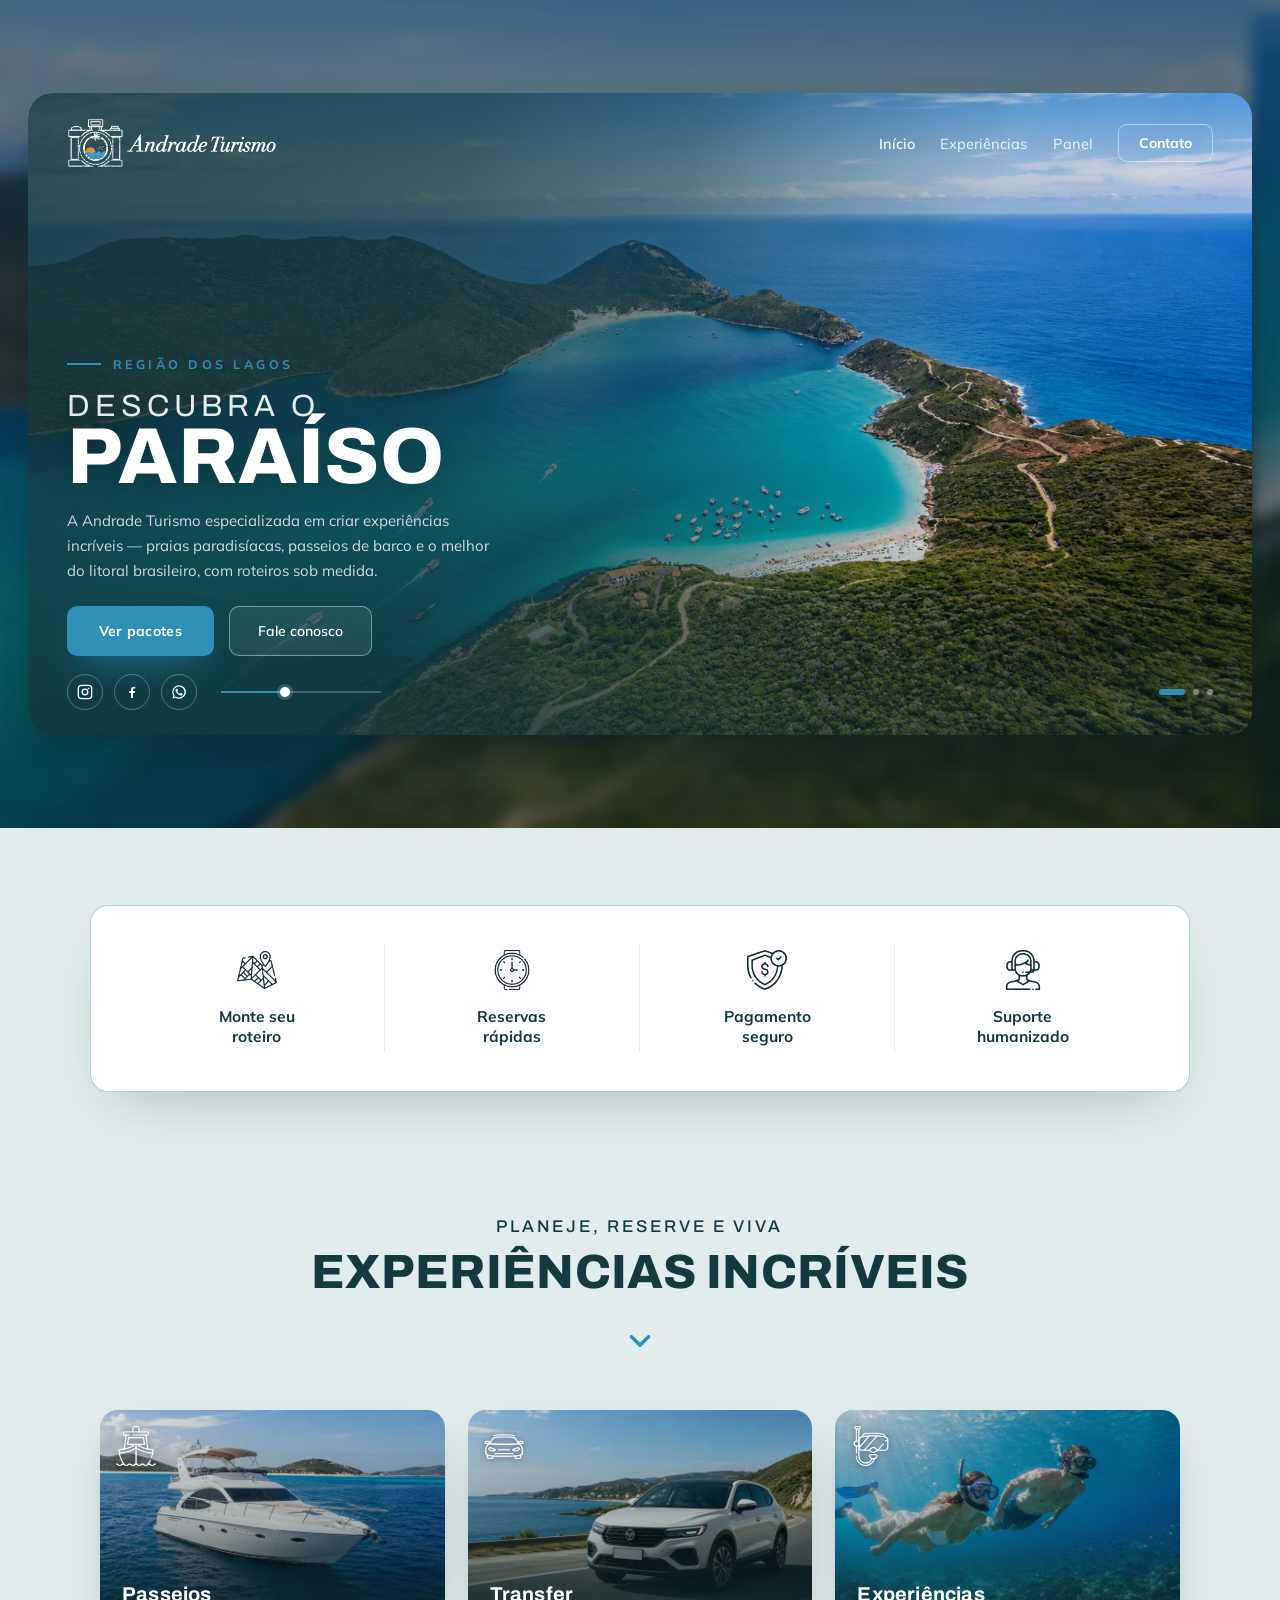
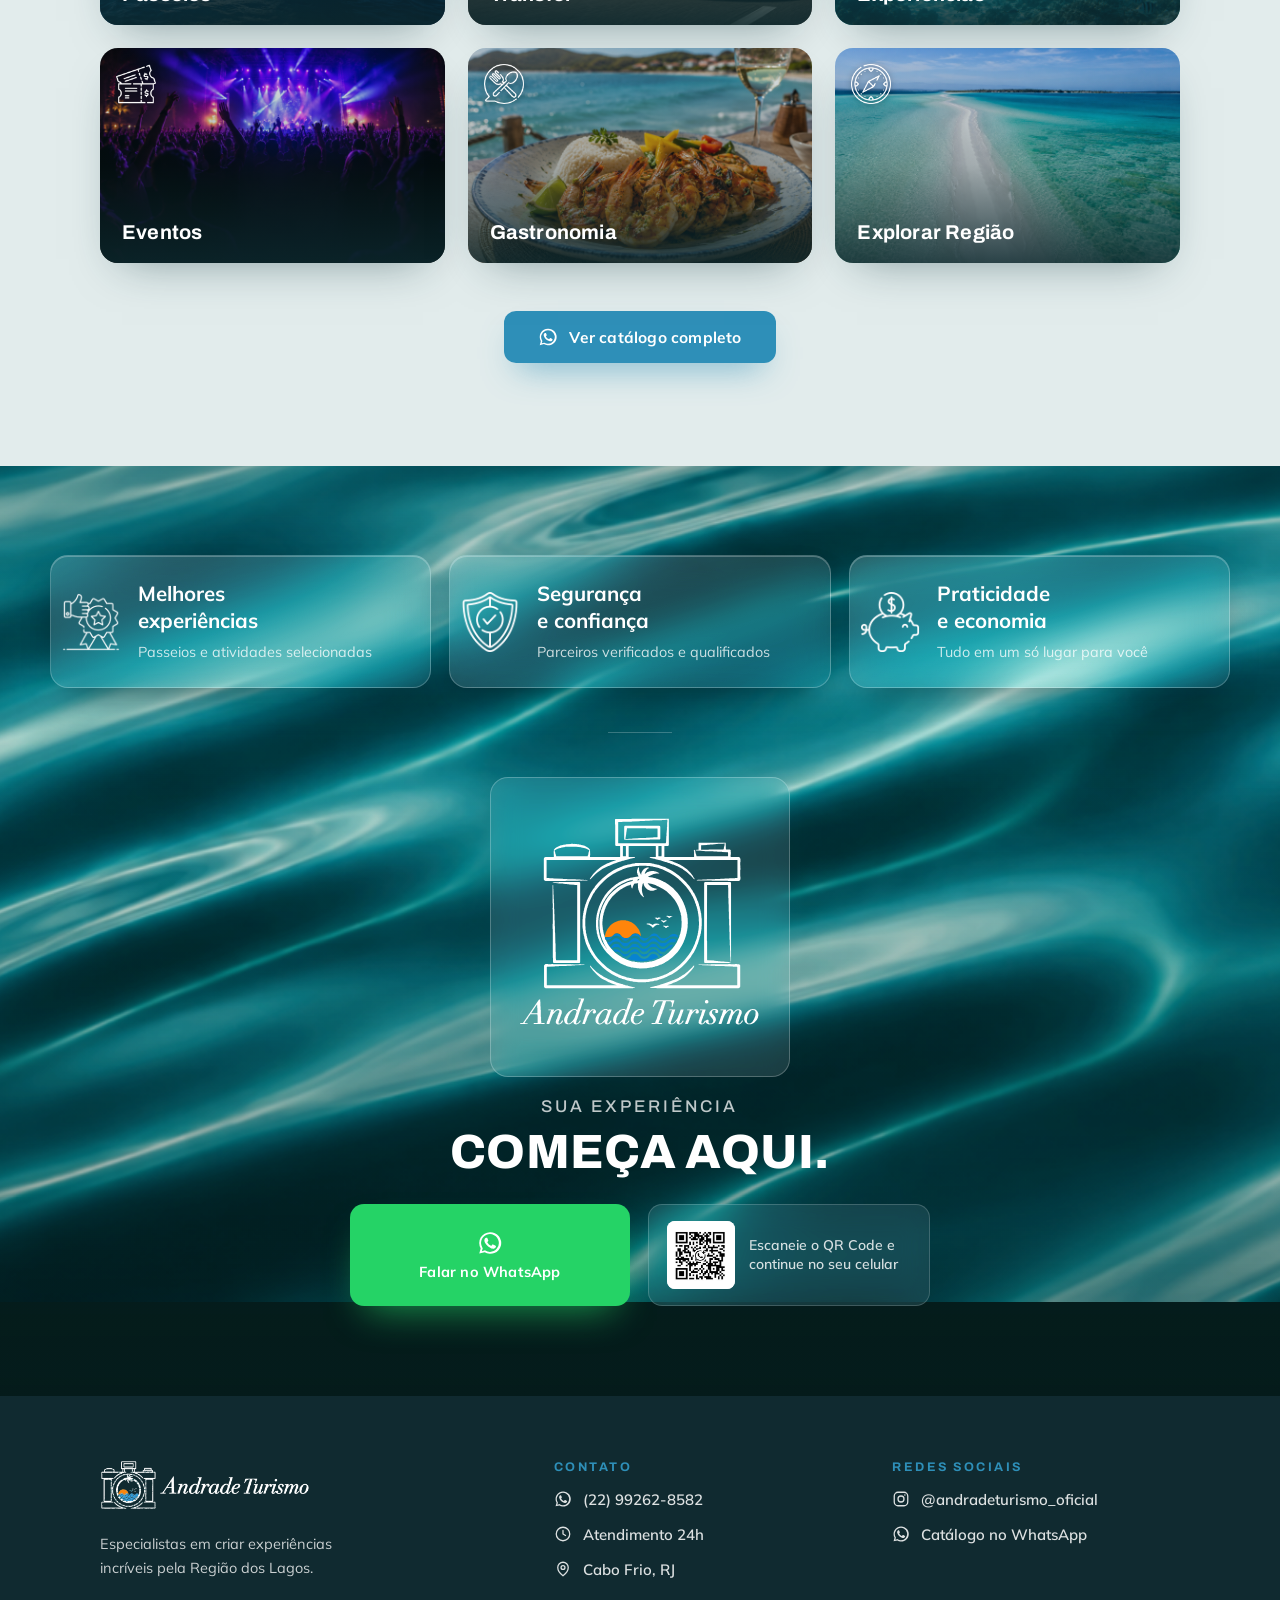
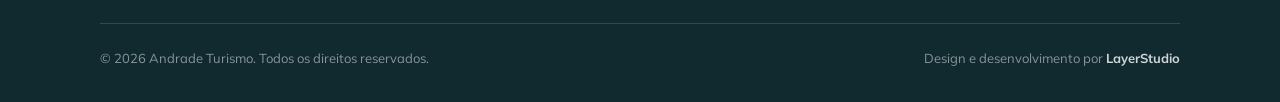
<file: index.html>
<!DOCTYPE html>
<html lang="pt-BR">
<head>
  <meta charset="utf-8">
  <meta name="viewport" content="width=device-width, initial-scale=1">
  <title>Andrade Turismo — Região dos Lagos</title>
  <meta name="description" content="Andrade Turismo — passeios, transfer e experiências incríveis pela Região dos Lagos. Cabo Frio, RJ.">

  <link rel="icon" type="image/svg+xml" href="./assets/img/brand/favicon.svg">

  <link rel="preconnect" href="https://fonts.googleapis.com">
  <link rel="preconnect" href="https://fonts.gstatic.com" crossorigin>
  <link href="https://fonts.googleapis.com/css2?family=Archivo:wght@400;500;600;700;800&family=Mulish:wght@400;500;600;700&family=EB+Garamond:ital,wght@0,500;0,600;1,500;1,600&display=swap" rel="stylesheet">
  <link rel="stylesheet" href="./assets/css/styles.css">
  <link rel="stylesheet" href="./assets/css/responsive.css">
</head>
<body>

<!-- ============================ HERO ============================ -->
  <section id="top" class="hero">
    <!-- Fondo desenfocado a pantalla completa -->
    <div class="hero__backdrop" aria-hidden="true">
      <div class="hero__backdrop-track">
        <div class="hero__backdrop-slide" style="background-image:url('./assets/img/s1.png')"></div>
        <div class="hero__backdrop-slide" style="background-image:url('./assets/img/s2.png')"></div>
        <div class="hero__backdrop-slide" style="background-image:url('./assets/img/s3.png')"></div>
        <div class="hero__backdrop-slide" style="background-image:url('./assets/img/s1.png')"></div>
      </div>
    </div>
    <div class="hero__backdrop-tint" aria-hidden="true"></div>

    <!-- Tarjeta principal -->
    <div class="hero__card">
      <!-- Slider nítido dentro de la tarjeta -->
      <div class="hero__card-media" aria-hidden="true">
        <div class="hero__card-track">
          <div class="hero__card-slide" style="background-image:url('./assets/img/s1.png')"></div>
          <div class="hero__card-slide" style="background-image:url('./assets/img/s2.png')"></div>
          <div class="hero__card-slide" style="background-image:url('./assets/img/s3.png')"></div>
          <div class="hero__card-slide" style="background-image:url('./assets/img/s1.png')"></div>
        </div>
      </div>

      <div class="hero__overlay" aria-hidden="true"></div>
      <div class="hero__overlay hero__overlay--bottom" aria-hidden="true"></div>

      <div class="hero__content">
        <nav class="hero__nav">
          <a href="#top" class="hero__logo">
            <img src="./assets/img/brand/logo-h-white.png" alt="Andrade Turismo">
          </a>
          <div class="hero__menu">
            <a href="#top" class="nav-link nav-link--active">Início</a>
            <a href="#experiencias" class="nav-link">Experiências</a>
            <a href="panel.html" target="_blank" rel="noopener" class="nav-link">Panel</a>
            <a href="https://wa.me/5522992628582" target="_blank" rel="noopener" class="nav-link nav-link--cta">Contato</a>
          </div>
        </nav>

        <div class="hero__main">
          <div class="hero__copy">
            <div class="eyebrow">
              <span class="eyebrow__line"></span>
              <span class="eyebrow__text">Região dos Lagos</span>
            </div>
            <h1 class="hero__title">
              <span class="hero__title-sub">DESCUBRA O</span>
              <span class="hero__title-main">PARAÍSO</span>
            </h1>
            <p class="hero__desc">A Andrade Turismo especializada em criar experiências incríveis — praias paradisíacas, passeios de barco e o melhor do litoral brasileiro, com roteiros sob medida.</p>
            <div class="hero__actions">
              <a href="#experiencias" class="btn btn--primary">Ver pacotes</a>
              <a href="https://wa.me/5522992628582" target="_blank" rel="noopener" class="btn btn--ghost">Fale conosco</a>
            </div>
          </div>
        </div>

        <div class="hero__footer">
          <div class="hero__footer-left">
            <div class="social">
              <a href="https://instagram.com/andradeturismo_oficial" target="_blank" rel="noopener" class="social__link" aria-label="Instagram">
                <svg width="16" height="16" viewBox="0 0 24 24" fill="none" stroke="currentColor" stroke-width="2" stroke-linecap="round" stroke-linejoin="round"><rect x="2" y="2" width="20" height="20" rx="5"></rect><circle cx="12" cy="12" r="4.2"></circle><circle cx="17.4" cy="6.6" r="1.1" fill="currentColor" stroke="none"></circle></svg>
              </a>
              <a href="#" class="social__link" aria-label="Facebook">
                <svg width="16" height="16" viewBox="0 0 24 24" fill="currentColor"><path d="M13.5 21v-7.5h2.5l.5-3h-3V8.4c0-.9.3-1.5 1.6-1.5H17V4.2c-.3 0-1.3-.1-2.4-.1-2.4 0-4 1.4-4 4.1v2.3H8v3h2.6V21z"></path></svg>
              </a>
              <a href="https://wa.me/5522992628582" target="_blank" rel="noopener" class="social__link" aria-label="WhatsApp">
                <svg width="16" height="16" viewBox="0 0 24 24" fill="currentColor"><path d="M12 2a10 10 0 0 0-8.6 15l-1.3 4.8 5-1.3A10 10 0 1 0 12 2zm0 18.2c-1.5 0-3-.4-4.3-1.2l-.3-.2-2.9.8.8-2.8-.2-.3A8.2 8.2 0 1 1 12 20.2zm4.6-6.1c-.3-.1-1.5-.7-1.7-.8s-.4-.1-.6.1-.6.8-.8 1-.3.2-.6.1a6.7 6.7 0 0 1-3.3-2.9c-.2-.4 0-.5.2-.7l.4-.5c.1-.2.1-.3.2-.5s0-.4 0-.5l-.8-1.9c-.2-.5-.4-.4-.6-.4h-.5a1 1 0 0 0-.7.3 3 3 0 0 0-1 2.3c0 1.3 1 2.6 1.1 2.8s1.9 2.9 4.6 4c1.7.7 2.3.8 3.1.7.5-.1 1.5-.6 1.7-1.2s.2-1.1.2-1.2-.2-.2-.5-.3z"></path></svg>
              </a>
            </div>
            <div class="progress">
              <div class="progress__fill"></div>
              <div class="progress__dot"></div>
            </div>
          </div>
          <div class="dots" id="heroDots" aria-label="Navegação do slider">
            <button class="dot dot--active" type="button" data-slide="0" aria-label="Mostrar imagem 1" aria-current="true"></button>
            <button class="dot" type="button" data-slide="1" aria-label="Mostrar imagem 2"></button>
            <button class="dot" type="button" data-slide="2" aria-label="Mostrar imagem 3"></button>
          </div>
        </div>
      </div>
    </div>
  </section>

  <!-- ============================ FEATURES ============================ -->
  <section class="features">
    <div class="features__card">
      <div class="feature">
        <img class="feature__icon" src="./assets/img/icons/map.png" alt="Monte seu roteiro">
        <span class="feature__label">Monte seu<br>roteiro</span>
      </div>
      <div class="feature">
        <img class="feature__icon" src="./assets/img/icons/fast.png" alt="Reservas rápidas">
        <span class="feature__label">Reservas<br>rápidas</span>
      </div>
      <div class="feature">
        <img class="feature__icon" src="./assets/img/icons/money.png" alt="Pagamento seguro">
        <span class="feature__label">Pagamento<br>seguro</span>
      </div>
      <div class="feature">
        <img class="feature__icon" src="./assets/img/icons/support.png" alt="Suporte humanizado">
        <span class="feature__label">Suporte<br>humanizado</span>
      </div>
    </div>
  </section>

  <!-- ============================ CATEGORIAS ============================ -->
  <!-- Para cambiar la foto de cada card, reemplazá la imagen del style="background-image:url(...)" en .cat-card__media -->
  <section id="experiencias" class="categories">
    <div class="categories__head">
      <h2 class="categories__title experience__title">Planeje, reserve e viva <span class="experience__title-accent">EXPERIÊNCIAS INCRÍVEIS</span></h2>
      <svg class="categories__chevron" width="34" height="34" viewBox="0 0 24 24" fill="none" stroke="currentColor" stroke-width="2.4" stroke-linecap="round" stroke-linejoin="round"><path d="M6 9l6 6 6-6"></path></svg>
    </div>

    <div class="categories__grid">
      <a href="https://wa.me/c/5522992628582" target="_blank" rel="noopener" class="cat-card">
        <div class="cat-card__media" style="background-image:url('./assets/img/packs/passeios.png')"></div>
        <div class="cat-card__overlay"></div>
        <img class="cat-card__badge" src="./assets/img/icons/ship.png" alt="">
        <div class="cat-card__body">
          <span class="cat-card__name">Passeios</span>
        </div>
      </a>

      <a href="https://wa.me/c/5522992628582" target="_blank" rel="noopener" class="cat-card">
        <div class="cat-card__media" style="background-image:url('./assets/img/packs/transfer.png')"></div>
        <div class="cat-card__overlay"></div>
        <img class="cat-card__badge" src="./assets/img/icons/transfer.png" alt="">
        <div class="cat-card__body">
          <span class="cat-card__name">Transfer</span>
        </div>
      </a>

      <a href="https://wa.me/c/5522992628582" target="_blank" rel="noopener" class="cat-card">
        <div class="cat-card__media" style="background-image:url('./assets/img/packs/experiencias.png')"></div>
        <div class="cat-card__overlay"></div>
        <img class="cat-card__badge" src="./assets/img/icons/scuba-diver.png" alt="">
        <div class="cat-card__body">
          <span class="cat-card__name">Experiências</span>
        </div>
      </a>

      <a href="https://wa.me/c/5522992628582" target="_blank" rel="noopener" class="cat-card">
        <div class="cat-card__media" style="background-image:url('./assets/img/packs/eventos.png')"></div>
        <div class="cat-card__overlay"></div>
        <img class="cat-card__badge" src="./assets/img/icons/ticket.png" alt="">
        <div class="cat-card__body">
          <span class="cat-card__name">Eventos</span>
        </div>
      </a>

      <a href="https://wa.me/c/5522992628582" target="_blank" rel="noopener" class="cat-card">
        <div class="cat-card__media" style="background-image:url('./assets/img/packs/gastronomia.png')"></div>
        <div class="cat-card__overlay"></div>
        <img class="cat-card__badge" src="./assets/img/icons/eat.png" alt="">
        <div class="cat-card__body">
          <span class="cat-card__name">Gastronomia</span>
        </div>
      </a>

      <a href="https://wa.me/c/5522992628582" target="_blank" rel="noopener" class="cat-card">
        <div class="cat-card__media" style="background-image:url('./assets/img/packs/explorar.png')"></div>
        <div class="cat-card__overlay"></div>
        <img class="cat-card__badge" src="./assets/img/icons/explore.png" alt="">
        <div class="cat-card__body">
          <span class="cat-card__name">Explorar Região</span>
        </div>
      </a>
    </div>

    <a href="https://wa.me/c/5522992628582" target="_blank" rel="noopener" class="categories__cta">
      <svg width="20" height="20" viewBox="0 0 24 24" fill="currentColor"><path d="M12 2a10 10 0 0 0-8.6 15l-1.3 4.8 5-1.3A10 10 0 1 0 12 2zm0 18.2c-1.5 0-3-.4-4.3-1.2l-.3-.2-2.9.8.8-2.8-.2-.3A8.2 8.2 0 1 1 12 20.2zm4.6-6.1c-.3-.1-1.5-.7-1.7-.8s-.4-.1-.6.1-.6.8-.8 1-.3.2-.6.1a6.7 6.7 0 0 1-3.3-2.9c-.2-.4 0-.5.2-.7l.4-.5c.1-.2.1-.3.2-.5s0-.4 0-.5l-.8-1.9c-.2-.5-.4-.4-.6-.4h-.5a1 1 0 0 0-.7.3 3 3 0 0 0-1 2.3c0 1.3 1 2.6 1.1 2.8s1.9 2.9 4.6 4c1.7.7 2.3.8 3.1.7.5-.1 1.5-.6 1.7-1.2s.2-1.1.2-1.2-.2-.2-.5-.3z"></path></svg>
      Ver catálogo completo
    </a>
  </section>

  <!-- ============================ EXPERIÊNCIA (SELOS + CTA) ============================ -->
  <section class="experience" id="experience">
    <div class="experience__bg" data-parallax="0.3"></div>

    <div class="seals__grid">
      <div class="seal">
        <img class="seal__icon" width="52" height="52" src="./assets/img/icons/experiencia.png" alt="">
        <h3 class="seal__title">Melhores<br>experiências</h3>
        <p class="seal__text">Passeios e atividades selecionadas</p>
      </div>
      <div class="seal">
        <img class="seal__icon" width="52" height="52" src="./assets/img/icons/seguridad.png" alt="">
        <h3 class="seal__title">Segurança<br>e confiança</h3>
        <p class="seal__text">Parceiros verificados e qualificados</p>
      </div>
      <div class="seal">
        <img class="seal__icon" width="52" height="52" src="./assets/img/icons/economice.png" alt="">
        <h3 class="seal__title">Praticidade<br>e economia</h3>
        <p class="seal__text">Tudo em um só lugar para você</p>
      </div>
    </div>

    <div class="experience__divider" aria-hidden="true"></div>

    <div class="experience__intro">
      <div class="experience__mark">
        <img src="./assets/img/brand/logo-transparente.svg" alt="Andrade Turismo">
      </div>

      <h2 class="experience__title">Sua experiência <span class="experience__title-accent">COMEÇA AQUI.</span></h2>

      <div class="cta__actions">
        <a href="https://wa.me/5522992628582" target="_blank" rel="noopener" class="cta__whats">
          <svg width="34" height="34" viewBox="0 0 24 24" fill="currentColor"><path d="M12 2a10 10 0 0 0-8.6 15l-1.3 4.8 5-1.3A10 10 0 1 0 12 2zm0 18.2c-1.5 0-3-.4-4.3-1.2l-.3-.2-2.9.8.8-2.8-.2-.3A8.2 8.2 0 1 1 12 20.2zm4.6-6.1c-.3-.1-1.5-.7-1.7-.8s-.4-.1-.6.1-.6.8-.8 1-.3.2-.6.1a6.7 6.7 0 0 1-3.3-2.9c-.2-.4 0-.5.2-.7l.4-.5c.1-.2.1-.3.2-.5s0-.4 0-.5l-.8-1.9c-.2-.5-.4-.4-.6-.4h-.5a1 1 0 0 0-.7.3 3 3 0 0 0-1 2.3c0 1.3 1 2.6 1.1 2.8s1.9 2.9 4.6 4c1.7.7 2.3.8 3.1.7.5-.1 1.5-.6 1.7-1.2s.2-1.1.2-1.2-.2-.2-.5-.3z"></path></svg>
          <span class="cta__whats-title">Falar no WhatsApp</span>
        </a>

        <div class="cta__qr">
          <img class="cta__qr-img" src="./assets/img/brand/qr-placeholder.png" alt="QR Code">
          <span class="cta__qr-text">Escaneie o QR Code e continue no seu celular</span>
        </div>
      </div>
    </div>
  </section>

  <!-- ============================ FOOTER ============================ -->
  <footer class="footer">
    <div class="footer__inner">
      <div class="footer__grid">
        <div class="footer__brand">
          <img class="footer__logo" src="./assets/img/brand/logo-h-white.png" alt="Andrade Turismo">
          <p class="footer__about">Especialistas em criar experiências incríveis pela Região dos Lagos.</p>
        </div>

        <div class="footer__col">
          <span class="footer__heading">Contato</span>
          <a href="https://wa.me/5522992628582" target="_blank" rel="noopener" class="footer__link">
            <svg width="18" height="18" viewBox="0 0 24 24" fill="currentColor"><path d="M12 2a10 10 0 0 0-8.6 15l-1.3 4.8 5-1.3A10 10 0 1 0 12 2zm0 18.2c-1.5 0-3-.4-4.3-1.2l-.3-.2-2.9.8.8-2.8-.2-.3A8.2 8.2 0 1 1 12 20.2zm4.6-6.1c-.3-.1-1.5-.7-1.7-.8s-.4-.1-.6.1-.6.8-.8 1-.3.2-.6.1a6.7 6.7 0 0 1-3.3-2.9c-.2-.4 0-.5.2-.7l.4-.5c.1-.2.1-.3.2-.5s0-.4 0-.5l-.8-1.9c-.2-.5-.4-.4-.6-.4h-.5a1 1 0 0 0-.7.3 3 3 0 0 0-1 2.3c0 1.3 1 2.6 1.1 2.8s1.9 2.9 4.6 4c1.7.7 2.3.8 3.1.7.5-.1 1.5-.6 1.7-1.2s.2-1.1.2-1.2-.2-.2-.5-.3z"></path></svg>
            (22) 99262-8582
          </a>
          <div class="footer__item">
            <svg width="18" height="18" viewBox="0 0 24 24" fill="none" stroke="currentColor" stroke-width="1.7" stroke-linecap="round" stroke-linejoin="round"><circle cx="12" cy="12" r="9"></circle><path d="M12 7.2V12l3.4 2"></path></svg>
            Atendimento 24h
          </div>
          <div class="footer__item">
            <svg width="18" height="18" viewBox="0 0 24 24" fill="none" stroke="currentColor" stroke-width="1.7" stroke-linecap="round" stroke-linejoin="round"><path d="M12 21s7-5.2 7-11a7 7 0 0 0-14 0c0 5.8 7 11 7 11z"></path><circle cx="12" cy="10" r="2.6"></circle></svg>
            Cabo Frio, RJ
          </div>
        </div>

        <div class="footer__col">
          <span class="footer__heading">Redes sociais</span>
          <a href="https://instagram.com/andradeturismo_oficial" target="_blank" rel="noopener" class="footer__link">
            <svg width="18" height="18" viewBox="0 0 24 24" fill="none" stroke="currentColor" stroke-width="1.7" stroke-linecap="round" stroke-linejoin="round"><rect x="3" y="3" width="18" height="18" rx="5"></rect><circle cx="12" cy="12" r="4"></circle><circle cx="17.2" cy="6.8" r="1" fill="currentColor" stroke="none"></circle></svg>
            @andradeturismo_oficial
          </a>
          <a href="https://wa.me/c/5522992628582" target="_blank" rel="noopener" class="footer__link">
            <svg width="18" height="18" viewBox="0 0 24 24" fill="currentColor"><path d="M12 2a10 10 0 0 0-8.6 15l-1.3 4.8 5-1.3A10 10 0 1 0 12 2zm0 18.2c-1.5 0-3-.4-4.3-1.2l-.3-.2-2.9.8.8-2.8-.2-.3A8.2 8.2 0 1 1 12 20.2zm4.6-6.1c-.3-.1-1.5-.7-1.7-.8s-.4-.1-.6.1-.6.8-.8 1-.3.2-.6.1a6.7 6.7 0 0 1-3.3-2.9c-.2-.4 0-.5.2-.7l.4-.5c.1-.2.1-.3.2-.5s0-.4 0-.5l-.8-1.9c-.2-.5-.4-.4-.6-.4h-.5a1 1 0 0 0-.7.3 3 3 0 0 0-1 2.3c0 1.3 1 2.6 1.1 2.8s1.9 2.9 4.6 4c1.7.7 2.3.8 3.1.7.5-.1 1.5-.6 1.7-1.2s.2-1.1.2-1.2-.2-.2-.5-.3z"></path></svg>
            Catálogo no WhatsApp
          </a>
        </div>
      </div>

      <div class="footer__bottom">
        <span class="footer__copy">
          © 2026 Andrade Turismo. Todos os direitos reservados.
        </span>     

        <span class="footer__credit">
          Design e desenvolvimento por
          <a
            href="https://layerstudio.dev/"
            target="_blank"
            rel="noopener noreferrer"
            aria-label="Conheça o site da LayerStudio"
          >
            <strong>LayerStudio</strong>
          </a>
        </span>
      </div>
    </div>
  </footer>

  <script src="./assets/js/script.js"></script>
</body>
</html>
</file>
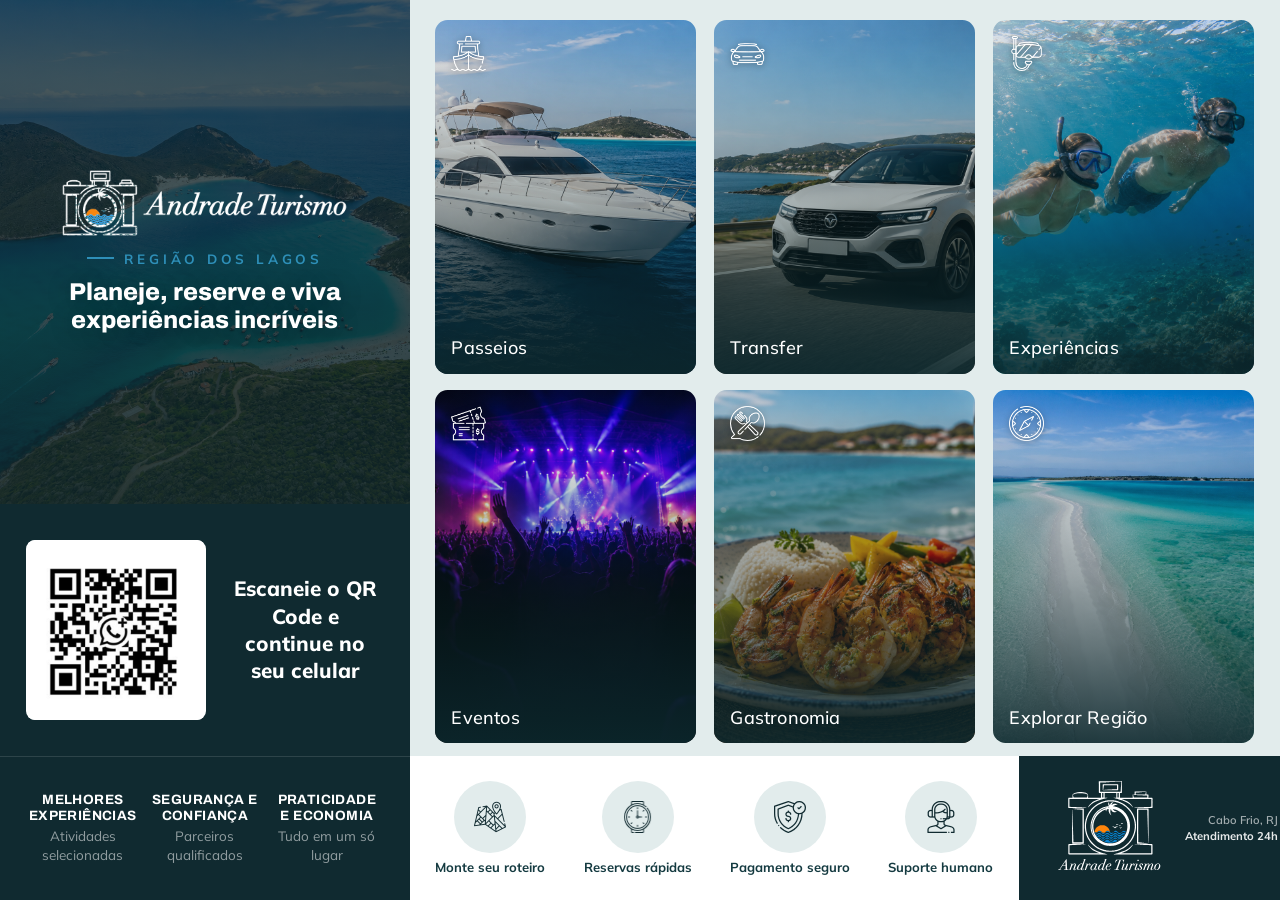
<file: panel.html>
<!DOCTYPE html>
<html lang="pt-BR">
<head>
  <meta charset="utf-8">
  <title>Andrade Turismo — Totem Digital</title>
  
  <link rel="icon" type="image/svg+xml" href="./assets/img/brand/favicon.svg">
  
  <link rel="preconnect" href="https://fonts.googleapis.com">
  <link rel="preconnect" href="https://fonts.gstatic.com" crossorigin>
  <link href="https://fonts.googleapis.com/css2?family=Archivo:wght@500;600;700;800&family=Mulish:wght@400;500;600;700;800&family=EB+Garamond:ital,wght@0,500;0,600;1,500;1,600&display=swap" rel="stylesheet">
  <link rel="stylesheet" href="assets/css/panel.css">
</head>

<body>

<div class="totem">

  <!-- ================= ESCENARIO A — VERTICAL (padrão) ================= -->
  <div class="layout-vertical">

    <header class="t-hero">
      <div class="t-hero__track">
        <div class="t-hero__slide" style="background-image:url('assets/img/s1.png')"></div>
        <div class="t-hero__slide" style="background-image:url('assets/img/s2.png')"></div>
        <div class="t-hero__slide" style="background-image:url('assets/img/s3.png')"></div>
        <div class="t-hero__slide" style="background-image:url('assets/img/s1.png')"></div>
      </div>
      <div class="t-hero__tint" style="background:linear-gradient(180deg, rgba(16,42,48,.55) 0%, rgba(16,42,48,.72) 55%, rgba(16,42,48,.94) 100%);"></div>
      <div class="t-hero__content">
        <img class="t-hero__logo" src="assets/img/brand/logo-h-white.png" alt="Andrade Turismo">
        <div class="t-eyebrow">
          <span class="t-eyebrow__line"></span><span class="t-eyebrow__text">Região dos Lagos</span><span class="t-eyebrow__line"></span>
        </div>
        <h1 class="t-hero__title">Planeje, reserve e viva experiências incríveis</h1>
      </div>
    </header>

    <div class="t-grid-wrap">
      <div class="t-grid">
        <div class="cat-card"><div class="cat-card__media" style="background-image:url('assets/img/packs/passeios.png')"></div><div class="cat-card__overlay"></div><img class="cat-card__badge" src="assets/img/icons/ship.png" alt=""><div class="cat-card__body"><span class="cat-card__name">Passeios</span></div></div>
        <div class="cat-card"><div class="cat-card__media" style="background-image:url('assets/img/packs/transfer.png')"></div><div class="cat-card__overlay"></div><img class="cat-card__badge" src="assets/img/icons/transfer.png" alt=""><div class="cat-card__body"><span class="cat-card__name">Transfer</span></div></div>
        <div class="cat-card"><div class="cat-card__media" style="background-image:url('assets/img/packs/experiencias.png')"></div><div class="cat-card__overlay"></div><img class="cat-card__badge" src="assets/img/icons/scuba-diver.png" alt=""><div class="cat-card__body"><span class="cat-card__name">Experiências</span></div></div>
        <div class="cat-card"><div class="cat-card__media" style="background-image:url('assets/img/packs/eventos.png')"></div><div class="cat-card__overlay"></div><img class="cat-card__badge" src="assets/img/icons/ticket.png" alt=""><div class="cat-card__body"><span class="cat-card__name">Eventos</span></div></div>
        <div class="cat-card"><div class="cat-card__media" style="background-image:url('assets/img/packs/gastronomia.png')"></div><div class="cat-card__overlay"></div><img class="cat-card__badge" src="assets/img/icons/eat.png" alt=""><div class="cat-card__body"><span class="cat-card__name">Gastronomia</span></div></div>
        <div class="cat-card"><div class="cat-card__media" style="background-image:url('assets/img/packs/explorar.png')"></div><div class="cat-card__overlay"></div><img class="cat-card__badge" src="assets/img/icons/explore.png" alt=""><div class="cat-card__body"><span class="cat-card__name">Explorar Região</span></div></div>
      </div>
    </div>

    <section class="t-qr">
      <div class="t-qr__icon"><svg viewBox="0 0 24 24" fill="none" stroke="currentColor" stroke-width="1.6" stroke-linecap="round" stroke-linejoin="round"><rect x="6.5" y="2.5" width="11" height="19" rx="2.4"></rect><path d="M10.5 5h3"></path><path d="M11 18.6h2"></path></svg></div>
      <span class="t-qr__text">Escaneie o QR Code e continue no seu celular</span>
      <img class="t-qr__img" src="assets/img/brand/qr-placeholder.png" alt="QR Code">
    </section>

    <section class="t-features">
      <div class="t-features__grid">
        <div class="t-feature"><div class="t-feature__icon"><img src="assets/img/icons/map.png" alt="Monte seu roteiro"></div><span class="t-feature__label">Monte seu roteiro</span></div>
        <div class="t-feature"><div class="t-feature__icon"><img src="assets/img/icons/fast.png" alt="Reservas rápidas"></div><span class="t-feature__label">Reservas rápidas</span></div>
        <div class="t-feature"><div class="t-feature__icon"><img src="assets/img/icons/money.png" alt="Pagamento seguro"></div><span class="t-feature__label">Pagamento seguro</span></div>
        <div class="t-feature"><div class="t-feature__icon"><img src="assets/img/icons/support.png" alt="Suporte humanizado"></div><span class="t-feature__label">Suporte humanizado</span></div>
      </div>
    </section>

    <section class="t-seals">
      <div class="t-seals__grid">
        <div class="t-seal"><div class="t-seal__head"><span class="t-seal__title">Melhores experiências</span></div><p class="t-seal__text">Passeios e atividades selecionadas</p></div>
        <div class="t-seal"><div class="t-seal__head"><span class="t-seal__title">Segurança e confiança</span></div><p class="t-seal__text">Parceiros verificados e qualificados</p></div>
        <div class="t-seal"><div class="t-seal__head"><span class="t-seal__title">Praticidade e economia</span></div><p class="t-seal__text">Tudo em um só lugar para você</p></div>
      </div>
    </section>

    <footer class="t-footer">
      <img class="t-footer__logo" src="assets/img/brand/logo-h-white.png" alt="Andrade Turismo">
      <div class="t-footer__meta"><span>Cabo Frio, RJ</span><span class="t-footer__dot"></span><span><b>Atendimento 24h</b></span></div>
    </footer>

  </div>

  <!-- ================= ESCENARIO B — HORIZONTAL (16:9) ================= -->
  <div class="layout-horizontal">

    <div class="lh-top">

      <aside class="lh-side">
        <header class="t-hero">
          <div class="t-hero__track">
            <div class="t-hero__slide" style="background-image:url('assets/img/s1.png')"></div>
            <div class="t-hero__slide" style="background-image:url('assets/img/s2.png')"></div>
            <div class="t-hero__slide" style="background-image:url('assets/img/s3.png')"></div>
            <div class="t-hero__slide" style="background-image:url('assets/img/s1.png')"></div>
          </div>
          <div class="t-hero__tint" style="background:linear-gradient(180deg, rgba(16,42,48,.55) 0%, rgba(16,42,48,.78) 100%);"></div>
          <div class="t-hero__content">
            <img class="t-hero__logo" src="assets/img/brand/logo-h-white.png" alt="Andrade Turismo">
            <div class="t-eyebrow"><span class="t-eyebrow__line"></span><span class="t-eyebrow__text">Região dos Lagos</span></div>
            <h1 class="t-hero__title">Planeje, reserve e viva experiências incríveis</h1>
          </div>
        </header>

        <!-- QR — apenas 2 blocos: QR + texto -->
        <section class="t-qr">
          <img class="t-qr__img" src="assets/img/brand/qr-placeholder.png" alt="QR Code">
          <span class="t-qr__text">Escaneie o QR Code e continue no seu celular</span>
        </section>

        <!-- Selos — direto embaixo do QR, mesma largura/margem/cor -->
        <section class="lh-side-seals">
          <div class="t-seal"><div class="t-seal__head"><span class="t-seal__title">Melhores experiências</span></div><span class="t-seal__text">Atividades selecionadas</span></div>
          <div class="t-seal"><div class="t-seal__head"><span class="t-seal__title">Segurança e confiança</span></div><span class="t-seal__text">Parceiros qualificados</span></div>
          <div class="t-seal"><div class="t-seal__head"><span class="t-seal__title">Praticidade e economia</span></div><span class="t-seal__text">Tudo em um só lugar</span></div>
        </section>
      </aside>

      <div class="lh-right">
        <div class="lh-grid-wrap">
          <div class="lh-grid">
            <div class="cat-card"><div class="cat-card__media" style="background-image:url('assets/img/packs/passeios.png')"></div><div class="cat-card__overlay"></div><img class="cat-card__badge" src="assets/img/icons/ship.png" alt=""><div class="cat-card__body"><span class="cat-card__name">Passeios</span></div></div>
            <div class="cat-card"><div class="cat-card__media" style="background-image:url('assets/img/packs/transfer.png')"></div><div class="cat-card__overlay"></div><img class="cat-card__badge" src="assets/img/icons/transfer.png" alt=""><div class="cat-card__body"><span class="cat-card__name">Transfer</span></div></div>
            <div class="cat-card"><div class="cat-card__media" style="background-image:url('assets/img/packs/experiencias.png')"></div><div class="cat-card__overlay"></div><img class="cat-card__badge" src="assets/img/icons/scuba-diver.png" alt=""><div class="cat-card__body"><span class="cat-card__name">Experiências</span></div></div>
            <div class="cat-card"><div class="cat-card__media" style="background-image:url('assets/img/packs/eventos.png')"></div><div class="cat-card__overlay"></div><img class="cat-card__badge" src="assets/img/icons/ticket.png" alt=""><div class="cat-card__body"><span class="cat-card__name">Eventos</span></div></div>
            <div class="cat-card"><div class="cat-card__media" style="background-image:url('assets/img/packs/gastronomia.png')"></div><div class="cat-card__overlay"></div><img class="cat-card__badge" src="assets/img/icons/eat.png" alt=""><div class="cat-card__body"><span class="cat-card__name">Gastronomia</span></div></div>
            <div class="cat-card"><div class="cat-card__media" style="background-image:url('assets/img/packs/explorar.png')"></div><div class="cat-card__overlay"></div><img class="cat-card__badge" src="assets/img/icons/explore.png" alt=""><div class="cat-card__body"><span class="cat-card__name">Explorar Região</span></div></div>
          </div>
        </div>

        <!-- barra: ícones (ícone em cima / texto embaixo) + rodapé, mesma largura da grade -->
        <div class="lh-bottom">
          <section class="lh-features">
            <div class="t-feature"><div class="t-feature__icon"><img src="assets/img/icons/map.png" alt="Monte seu roteiro"></div><span class="t-feature__label">Monte seu roteiro</span></div>
            <div class="t-feature"><div class="t-feature__icon"><img src="assets/img/icons/fast.png" alt="Reservas rápidas"></div><span class="t-feature__label">Reservas rápidas</span></div>
            <div class="t-feature"><div class="t-feature__icon"><img src="assets/img/icons/money.png" alt="Pagamento seguro"></div><span class="t-feature__label">Pagamento seguro</span></div>
            <div class="t-feature"><div class="t-feature__icon"><img src="assets/img/icons/support.png" alt="Suporte humano"></div><span class="t-feature__label">Suporte humano</span></div>
          </section>

          <footer class="lh-foot t-footer">
            <img class="t-footer__logo" src="assets/img/brand/logo-transparente.svg" alt="Andrade Turismo">
            <div class="t-footer__meta"><span>Cabo Frio, RJ</span><span class="t-footer__dot"></span><span><b>Atendimento 24h</b></span></div>
          </footer>
        </div>
      </div>

    </div>

  </div>

</div>
</body>
</html>
</file>
<file: assets/css/styles.css>
/* =========================================================
   Andrade Turismo — sitio · estilos generales
   ---------------------------------------------------------
   Paleta de marca
     --accent   celeste oceánico   #2E8FB8
     --bg       fondo océano       #E2ECEC
     --navy     azul profundo      #143A40
     --navy-2   azul profundo +    #102A30
     --whats    verde WhatsApp     #25D366
   Tipografías: Archivo (títulos) · Mulish (texto) · EB Garamond (firma)
   ========================================================= */

:root {
  --accent: #2E8FB8;
  --bg: #E2ECEC;
  --navy: #143A40;
  --navy-2: #102A30;
  --whats: #25D366;
  --overlay: 0.85;            /* opacidad del degradado del hero */
}

* { box-sizing: border-box; }
html { scroll-behavior: smooth; }
html, body { margin: 0; }
::selection { background: var(--accent); color: #fff; }

body {
  background: var(--bg);
  color: var(--navy);
  font-family: 'Mulish', system-ui, sans-serif;
}

img { max-width: 100%; }

/* =========================================================
   HERO
   ========================================================= */
.hero {
  position: relative;
  overflow: hidden;
  min-height: 92vh;
  display: flex;
  align-items: center;
  justify-content: center;
  padding: clamp(14px, 2.2vw, 36px);
}

/* fondo desenfocado a pantalla completa */
.hero__backdrop { position: absolute; inset: -24px; z-index: 0; overflow: hidden; }
.hero__backdrop-track {
  position: absolute;
  inset: 0;
  display: flex;
  width: 400%;
  transform: translate3d(0, 0, 0);
  transition: transform .9s cubic-bezier(.6, 0, .2, 1);
  will-change: transform;
}
.hero__backdrop-slide {
  flex: 0 0 25%;
  background: center / cover no-repeat;
  filter: blur(7px) brightness(.72) saturate(1.05);
  transform: scale(1.08);
}
.hero__backdrop-tint { position: absolute; inset: 0; z-index: 0; background: rgba(16, 46, 51, .38); }

/* tarjeta principal */
.hero__card {
  position: relative;
  z-index: 1;
  width: 100%;
  max-width: 1260px;
  aspect-ratio: 16 / 8.4;
  min-height: 480px;
  max-height: 88vh;
  border-radius: 24px;
  overflow: hidden;
  box-shadow: 0 44px 100px -34px rgba(10, 30, 34, .62),
              0 10px 34px -12px rgba(10, 30, 34, .4);
}
.hero__card-media { position: absolute; inset: 0; z-index: 0; overflow: hidden; }
.hero__card-track {
  position: absolute;
  inset: 0;
  display: flex;
  width: 400%;
  transform: translate3d(0, 0, 0);
  transition: transform .9s cubic-bezier(.6, 0, .2, 1);
  will-change: transform;
}
.hero__card-slide { flex: 0 0 25%; background: center / cover no-repeat; }

.hero__overlay {
  position: absolute;
  inset: 0;
  z-index: 1;
  pointer-events: none;
  background: linear-gradient(102deg,
    rgba(18, 52, 57, var(--overlay)) 0%,
    rgba(18, 52, 57, calc(var(--overlay) * .9)) 33%,
    rgba(18, 52, 57, .6) 50%,
    rgba(18, 52, 57, .16) 73%,
    rgba(18, 52, 57, 0) 100%);
}
.hero__overlay--bottom {
  background: linear-gradient(to top, rgba(18, 52, 57, .5) 0%, rgba(18, 52, 57, 0) 32%);
}

.hero__content {
  position: relative;
  z-index: 2;
  height: 100%;
  display: flex;
  flex-direction: column;
  padding: clamp(18px, 2vw, 26px) clamp(24px, 3vw, 44px) clamp(18px, 2vw, 26px);
}

/* nav */
.hero__nav { display: flex; align-items: center; justify-content: space-between; gap: 24px; }
.hero__logo { display: flex; align-items: center; }
.hero__logo img { height: 50px; width: auto; display: block; }
.hero__menu { display: flex; align-items: center; gap: clamp(18px, 2vw, 34px); }

.nav-link {
  color: rgba(255, 255, 255, .82);
  text-decoration: none;
  font-size: 14.5px;
  font-weight: 500;
  transition: color .25s ease;
}
.nav-link:hover { color: #fff; }
.nav-link--active { color: #fff; font-weight: 600; opacity: .95; }
.nav-link--cta {
  display: inline-flex;
  align-items: center;
  color: #fff;
  font-size: 14px;
  font-weight: 700;
  padding: 9px 20px;
  border: 1.5px solid rgba(255, 255, 255, .45);
  border-radius: 9px;
  transition: background .25s ease, border-color .25s ease;
}
.nav-link--cta:hover { background: rgba(255, 255, 255, .12); border-color: rgba(255, 255, 255, .7); }

/* bloque central */
.hero__main { flex: 1; display: flex; align-items: flex-end; }
.hero__copy { max-width: 500px; }

.eyebrow { display: flex; align-items: center; gap: 12px; margin-bottom: 20px; }
.eyebrow__line { width: 34px; height: 2px; background: var(--accent); display: block; }
.eyebrow__text {
  color: var(--accent);
  font-weight: 700;
  font-size: 12.5px;
  letter-spacing: 3.5px;
  text-transform: uppercase;
}

.hero__title {
  margin: 0;
  color: #fff;
  font-family: 'Archivo', sans-serif;
  line-height: .92;
  text-shadow: 0 2px 30px rgba(0, 0, 0, .25);
}
.hero__title-sub { display: block; font-weight: 400; font-size: clamp(20px, 2.4vw, 32px); letter-spacing: 5px; opacity: .9; }
.hero__title-main { display: block; font-weight: 800; font-size: clamp(44px, 6.2vw, 88px); letter-spacing: .5px; }

.hero__desc {
  margin: 16px 0 0;
  color: rgba(255, 255, 255, .8);
  font-size: 15px;
  line-height: 1.65;
  max-width: 440px;
}

.hero__actions { display: flex; flex-wrap: wrap; gap: 15px; margin-top: 22px; }

.btn {
  display: inline-flex;
  align-items: center;
  text-decoration: none;
  cursor: pointer;
  font-family: 'Mulish', sans-serif;
  border-radius: 10px;
  transition: filter .25s ease, transform .25s ease, background .25s ease, border-color .25s ease;
}
.btn--primary {
  border: none;
  background: var(--accent);
  color: #fff;
  font-weight: 700;
  font-size: 14px;
  letter-spacing: .3px;
  padding: 15px 32px;
  box-shadow: 0 16px 34px -14px rgba(46, 143, 184, .75);
}
.btn--primary:hover { filter: brightness(1.06); transform: translateY(-1px); }
.btn--ghost {
  background: rgba(255, 255, 255, .08);
  color: #fff;
  border: 1.5px solid rgba(255, 255, 255, .42);
  font-weight: 600;
  font-size: 14px;
  padding: 15px 28px;
}
.btn--ghost:hover { background: rgba(255, 255, 255, .16); border-color: rgba(255, 255, 255, .7); }

/* pie del hero */
.hero__footer { margin-top: 18px; display: flex; align-items: center; justify-content: space-between; gap: 24px; }
.hero__footer-left { display: flex; align-items: center; gap: 24px; }
.social { display: flex; gap: 11px; }
.social__link {
  width: 36px;
  height: 36px;
  border-radius: 50%;
  border: 1px solid rgba(255, 255, 255, .28);
  display: flex;
  align-items: center;
  justify-content: center;
  color: #fff;
  text-decoration: none;
  transition: background .25s ease, border-color .25s ease;
}
.social__link:hover { background: rgba(255, 255, 255, .14); border-color: rgba(255, 255, 255, .55); }

.progress { position: relative; width: 160px; height: 2px; background: rgba(255, 255, 255, .22); }
.progress__fill { position: absolute; left: 0; top: 0; height: 100%; width: 40%; background: var(--accent); }
.progress__dot {
  position: absolute;
  left: 40%;
  top: 50%;
  transform: translate(-50%, -50%);
  width: 10px;
  height: 10px;
  border-radius: 50%;
  background: #fff;
  box-shadow: 0 0 0 3px rgba(255, 255, 255, .18);
}

.dots { display: flex; align-items: center; gap: 8px; }
.dot {
  width: 6px;
  height: 6px;
  padding: 0;
  border: 0;
  border-radius: 3px;
  background: rgba(255, 255, 255, .4);
  display: block;
  cursor: pointer;
  appearance: none;
  touch-action: manipulation;
  transition: width .35s ease, background .35s ease, transform .2s ease;
}
.dot:hover { transform: scale(1.2); background: rgba(255, 255, 255, .72); }
.dot:focus-visible { outline: 2px solid #fff; outline-offset: 4px; }
.dot--active { width: 26px; background: var(--accent); }


/* =========================================================
   FEATURES
   ========================================================= */
.features {
  position: relative;
  z-index: 2;
  display: flex;
  justify-content: center;
  padding: clamp(48px, 6vw, 84px) clamp(16px, 3vw, 48px) clamp(56px, 7vw, 96px);
}
.features__card {
  width: 100%;
  max-width: 1100px;
  background: #fff;
  border: 1.5px solid rgba(46, 143, 184, .4);
  border-radius: 18px;
  box-shadow: 0 24px 60px -28px rgba(20, 58, 64, .35);
  padding: clamp(26px, 3vw, 40px) clamp(20px, 3vw, 44px);
  display: grid;
  grid-template-columns: repeat(4, 1fr);
}
.feature {
  display: flex;
  flex-direction: column;
  align-items: center;
  text-align: center;
  gap: 16px;
  padding: 6px clamp(10px, 2vw, 24px);
  border-right: 1px solid rgba(20, 58, 64, .1);
  color: var(--navy);
}
.feature:last-child { border-right: none; }
.feature__icon {
  width: 40px;
  height: 40px;
  object-fit: contain;
  display: block;
  image-rendering: -webkit-optimize-contrast;
}
.feature__label { font-family: 'Mulish', sans-serif; font-weight: 700; font-size: 15.5px; line-height: 1.3; }

/* =========================================================
   CATEGORIAS
   ========================================================= */
.categories {
  position: relative;
  z-index: 2;
  display: flex;
  flex-direction: column;
  align-items: center;
  padding: clamp(12px, 2vw, 24px) clamp(16px, 3vw, 48px) clamp(64px, 8vw, 110px);
  scroll-margin-top: 24px;
}
.categories__head { display: flex; flex-direction: column; align-items: center; gap: 18px; margin-bottom: clamp(32px, 4vw, 52px); }
.categories__title {
  margin: 0;
  text-align: center;
  text-wrap: balance;
}
.categories__title.experience__title,
.categories__title .experience__title-accent {
  color: var(--navy);
}
.categories__chevron { color: var(--accent); }

.categories__grid {
  width: 100%;
  max-width: 1080px;
  display: grid;
  grid-template-columns: repeat(auto-fill, minmax(300px, 1fr));
  align-items: start;
  gap: clamp(16px, 1.8vw, 24px);
}

.cat-card {
  position: relative;
  display: block;
  aspect-ratio: 16 / 10;
  border-radius: 18px;
  overflow: hidden;
  text-decoration: none;
  box-shadow: 0 18px 44px -22px rgba(20, 58, 64, .5);
  transition: transform .35s ease, box-shadow .35s ease;
}
.cat-card:hover { transform: translateY(-5px); box-shadow: 0 26px 56px -22px rgba(20, 58, 64, .6); }
.cat-card__media {
  position: absolute;
  inset: 0;
  background: center / cover no-repeat;
  transition: transform .55s cubic-bezier(.2, .7, .2, 1);
}
.cat-card:hover .cat-card__media { transform: scale(1.07); }
.cat-card__overlay {
  position: absolute;
  inset: 0;
  pointer-events: none;
  background: linear-gradient(to top, rgba(12, 40, 45, .86) 0%, rgba(12, 40, 45, .32) 46%, rgba(12, 40, 45, .12) 100%);
}
.cat-card__badge {
  position: absolute;
  top: 16px;
  left: 16px;
  z-index: 2;
  width: 40px;
  height: 40px;
  object-fit: contain;
  filter: brightness(0) invert(1) drop-shadow(0 1px 3px rgba(0, 0, 0, .45));
  pointer-events: none;
}
.cat-card__body {
  position: absolute;
  inset: 0;
  display: flex;
  flex-direction: column;
  justify-content: flex-end;
  padding: 20px 22px;
  pointer-events: none;
  color: #fff;
}
.cat-card__name { font-family: 'Archivo', sans-serif; font-weight: 700; font-size: 20px; letter-spacing: .2px; }

.categories__cta {
  margin-top: clamp(32px, 4vw, 48px);
  display: inline-flex;
  align-items: center;
  justify-content: center;
  gap: 11px;
  padding: 16px 34px;
  border-radius: 12px;
  border: none;
  background: var(--accent);
  color: #fff;
  font-family: 'Mulish', sans-serif;
  font-weight: 700;
  font-size: 15.5px;
  letter-spacing: .2px;
  text-decoration: none;
  box-shadow: 0 16px 34px -14px rgba(46, 143, 184, .7);
  transition: filter .25s ease, transform .25s ease;
}
.categories__cta:hover { filter: brightness(1.07); transform: translateY(-2px); }

/* =========================================================
   EXPERIÊNCIA (SELOS + CTA fundidos, fondo de olas compartido)
   ========================================================= */
.experience{
  position:relative;
  isolation:isolate;
  overflow:hidden;
  padding:clamp(48px,7vw,96px) 24px;
  background:#06211f;
}
.experience__bg{
  position:absolute;
  left:0; right:0;
  top:-24%; bottom:-24%;
  z-index:0;
  background-image:url('../img/bg-section.png');
  background-size:cover;
  background-position:center;
  will-change:transform;
  pointer-events:none;
}
.experience::after{
  content:"";
  position:absolute;
  inset:0;
  z-index:1;
  background:linear-gradient(180deg, rgba(4,20,22,.25) 0%, rgba(4,20,22,0) 22%, rgba(4,20,22,.4) 100%);
  pointer-events:none;
}

/* -- Bloque A: tarjetas de selos (glass) -- */
.seals__grid{
  position:relative;
  z-index:2;
  max-width:1180px;
  margin:0 auto;
  display:grid;
  grid-template-columns:repeat(3,1fr);
  gap:18px;
}
.seal{
  position:relative;
  display:grid;
  grid-template-columns:auto 1fr;
  column-gap: 17px;
  row-gap: 7px;
  align-items: center;
  padding: 24px 5px 24px 10px;
  border-radius:18px;
  background:linear-gradient(160deg, rgba(255,255,255,.16) 0%, rgba(255,255,255,.05) 100%);
  border:1px solid rgba(255,255,255,.22);
  backdrop-filter:blur(18px) saturate(140%);
  -webkit-backdrop-filter:blur(18px) saturate(140%);
  box-shadow:0 18px 40px -16px rgba(0,0,0,.45), inset 0 1px 0 rgba(255,255,255,.25);
  transition:transform .45s cubic-bezier(.22,1,.36,1), box-shadow .45s ease, background .45s ease;
}
.seal:hover{
  transform:translateY(-6px);
  background:linear-gradient(160deg, rgba(255,255,255,.22) 0%, rgba(255,255,255,.07) 100%);
  box-shadow:0 26px 54px -18px rgba(0,0,0,.55), inset 0 1px 0 rgba(255,255,255,.3);
}
.seal svg{
  grid-column:1;
  grid-row:span 2;
  color:#fff;
}
.seal__icon{
  grid-column:1;
  grid-row:span 2;
  width:60px;
  height:60px;
  object-fit:contain;
  margin:0;
}
.seal__title{
  grid-column:2;
  margin:0;
  font-size:1.28rem;
  line-height:1.3;
  font-weight:700;
  color:#fff;
  text-align:left;
}
.seal__text{
  grid-column:2;
  margin:0;
  font-size:.9rem;
  line-height:1.55;
  color:rgba(255,255,255,.78);
  text-align:left;
}

/* -- Divisor entre bloque A y bloque B -- */
.experience__divider{
  position:relative;
  z-index:2;
  width:64px;
  height:1px;
  margin:clamp(28px,4vw,44px) auto;
  background:rgba(255,255,255,.22);
}

/* -- Bloque B: CTA flotando sobre el fondo, sin tarjeta -- */
.experience__intro{
  position:relative;
  z-index:2;
  max-width:640px;
  margin:0 auto;
  display:flex;
  flex-direction:column;
  align-items:center;
  text-align:center;
  gap:8px;
}
.experience__mark{
  width:300px;
  height:300px;
  display:flex;
  align-items:center;
  justify-content:center;
  border-radius:18px;
  background:rgba(255,255,255,.1);
  border:1px solid rgba(255,255,255,.24);
  backdrop-filter:blur(14px) saturate(140%);
  -webkit-backdrop-filter:blur(14px) saturate(140%);
}
.experience__mark img{ width:90%; height:90%; object-fit:contain; display:block; }
.experience__brand{
  font-family:'Archivo', sans-serif;
  font-weight:700;
  font-size:13px;
  letter-spacing:1.2px;
  text-transform:uppercase;
  color:#fff;
}
.experience__loc{
  margin-top:-8px;
  font-family:'Archivo', sans-serif;
  font-weight:600;
  font-size:11px;
  letter-spacing:1.4px;
  text-transform:uppercase;
  color:var(--accent);
}
.experience__title{
  margin:10px 0 0;
  font-family:'Archivo', sans-serif;
  font-style:normal;
  font-weight:500;
  font-size:clamp(14px,1.6vw,17px);
  letter-spacing:3px;
  text-transform:uppercase;
  line-height:1.4;
  color:rgba(255,255,255,.75);
}
.experience__title-accent{
  display:block;
  /* margin-top:6px; */
  font-weight:800;
  font-size:clamp(32px,4.6vw,48px);
  letter-spacing:.3px;
  text-transform:none;
  color:#fff;
}
.experience__lead{
  margin:0;
  color:rgba(255,255,255,.72);
  font-size:15.5px;
  line-height:1.6;
  max-width:44ch;
}

.cta__actions { position:relative; z-index:2; display: flex; align-items: stretch; gap: clamp(12px, 1.6vw, 18px); width: 100%; max-width: 580px; margin-top: 10px; }
.cta__whats {
  flex: 1;
  min-width: 0;
  display: flex;
  flex-direction: column;
  align-items: center;
  justify-content: center;
  gap: 6px;
  padding: clamp(14px, 1.8vw, 18px) 18px;
  border-radius: 14px;
  border: none;
  background: var(--whats);
  color: #fff;
  text-decoration: none;
  box-shadow: 0 18px 38px -16px rgba(37, 211, 102, .7);
  transition: filter .25s ease, transform .25s ease;
}
.cta__whats:hover { filter: brightness(1.05); transform: translateY(-2px); }
.cta__whats svg { width: 26px; height: 26px; }
.cta__whats-title { font-weight: 700; font-size: 14.5px; letter-spacing: .2px; }
.cta__whats-sub { font-weight: 500; font-size: 12px; opacity: .85; }

.cta__qr {
  flex: 1;
  min-width: 0;
  display: flex;
  align-items: center;
  gap: clamp(10px, 1.4vw, 14px);
  padding: clamp(12px, 1.6vw, 16px) clamp(14px, 1.8vw, 18px);
  border-radius: 14px;
  background: rgba(255, 255, 255, .08);
  border: 1px solid rgba(255, 255, 255, .18);
  backdrop-filter: blur(14px) saturate(140%);
  -webkit-backdrop-filter: blur(14px) saturate(140%);
  text-align: left;
  color: rgba(255, 255, 255, .82);
}
.cta__qr-text { flex: 1; min-width: 0; font-weight: 600; font-size: clamp(12.5px, 1.3vw, 14px); line-height: 1.35; }
.cta__qr-img {
  width: clamp(56px, 6.4vw, 68px);
  height: clamp(56px, 6.4vw, 68px);
  border-radius: 8px;
  display: block;
  background: #fff;
  flex-shrink: 0;
}

/* =========================================================
   FOOTER
   ========================================================= */
.footer {
  position: relative;
  z-index: 2;
  background: var(--navy-2);
  padding: clamp(44px, 5vw, 68px) clamp(20px, 4vw, 56px) clamp(26px, 3vw, 36px);
  display: flex;
  justify-content: center;
}
.footer__inner { width: 100%; max-width: 1080px; }
.footer__grid {
  display: grid;
  grid-template-columns: 1.4fr 1fr 1fr;
  gap: clamp(28px, 4vw, 56px);
  padding-bottom: clamp(32px, 4vw, 44px);
}
.footer__brand { display: flex; flex-direction: column; align-items: flex-start; gap: 14px; }
.footer__logo { height: 50px; width: auto; display: block; margin-bottom: 4px; }
.footer__about { margin: 4px 0 0; color: rgba(255, 255, 255, .78); font-size: 14.5px; line-height: 1.65; max-width: 32ch; }

.footer__col { display: flex; flex-direction: column; gap: 16px; }
.footer__heading {
  color: var(--accent);
  font-family: 'Archivo', sans-serif;
  font-weight: 700;
  font-size: 12.5px;
  letter-spacing: 2.5px;
  text-transform: uppercase;
}
.footer__link,
.footer__item {
  display: flex;
  align-items: center;
  gap: 11px;
  color: rgba(255, 255, 255, .86);
  font-weight: 600;
  font-size: 15px;
  text-decoration: none;
}
.footer__link { transition: color .25s ease; }
.footer__link:hover { color: #fff; }

.footer__bottom {
  display: flex;
  align-items: center;
  justify-content: space-between;
  gap: 12px;
  padding-top: clamp(20px, 2.5vw, 26px);
  border-top: 1px solid rgba(255, 255, 255, .14);
}
.footer__copy,
.footer__credit { color: rgba(255, 255, 255, .5); font-size: 13px; }
.footer__credit strong { color: rgba(255, 255, 255, .8); font-weight: 700; }
.footer__credit a { color: inherit; text-decoration: none;}
.footer__credit a:hover { text-decoration: underline; }

/* =========================================================
   Reducción de movimiento
   ========================================================= */
@media (prefers-reduced-motion: reduce) {
  html { scroll-behavior: auto; }
  .hero__backdrop-track,
  .hero__card-track { transition: none; }
  .cat-card,
  .cat-card__media { transition: none; }
}
</file>
<file: assets/css/responsive.css>
/* =========================================================
   Andrade Turismo — sitio · estilos responsive
   (los tamaños fluidos viven en styles.css vía clamp();
    aquí van los cambios de layout por breakpoint)
   ========================================================= */

/* ---- Desktop chico / tablet horizontal ---- */
@media (max-width: 900px) {
  .hero__card { aspect-ratio: auto; height: 600px; min-height: 600px; }
  .hero__desc { max-width: 100%; }
}

/* ---- Tablet vertical ---- */
@media (max-width: 720px) {
  .footer__grid { grid-template-columns: 1fr; row-gap: 34px; }

  /* CTA final: QR y WhatsApp como 2 columnas cuadradas iguales — el QR
     es el protagonista en mobile, no un botón secundario apilado.
     El texto del QR se oculta visualmente (queda accesible para lectores
     de pantalla); el de WhatsApp se mantiene visible, ícono + label. */
  .cta__actions { display: grid; grid-template-columns: 1fr 1fr; align-items: stretch; }
  .cta__whats,
  .cta__qr { aspect-ratio: 1 / 1; height: auto; padding: 10px; }
  .cta__whats svg { width: 40px; height: 40px; }
  .cta__whats-title { font-size: 13px; }
  .cta__qr-text {
    position: absolute;
    width: 1px; height: 1px;
    margin: -1px; padding: 0;
    overflow: hidden;
    clip: rect(0, 0, 0, 0);
    white-space: nowrap;
    border: 0;
  }
  .cta__qr { flex-direction: column; justify-content: center; align-items: center; gap: 0; }
  .cta__qr-img { width: 76%; height: 76%; margin: 0 auto; }
}

/* ---- Sellos: 1 columna, mismo ancho que la card do logo (.experience__mark) ---- */
@media (max-width: 680px) {
  .seals__grid { grid-template-columns: 1fr; gap: 10px; max-width: 300px; margin: 0 auto; }
  .seal { column-gap: 18px; row-gap: 8px; padding: 14px 16px; }
  .seal__title { font-size: 1.02rem; }
  .seal__text { font-size: .82rem; }
}

/* ---- Experiência (selos + cta fundidos): compacta el bloque en mobile ---- */
@media (max-width: 680px) {
  .experience { padding: clamp(36px, 10vw, 64px) 20px; }
  .experience__divider { margin: 20px auto; }
  .cta__actions { max-width: 420px; margin-top: 8px; }
}

/* ---- Móvil grande ---- */
@media (max-width: 640px) {
  .hero { padding: 12px; }
  .hero__card { height: 92vh; min-height: 92vh; border-radius: 20px; }
  .hero__content { padding: 22px 22px 24px; }
  .hero__menu { gap: 14px; }
  .hero__logo img { height: 42px; }
  .hero__main { align-items: center; }
  .hero__copy { max-width: 100%; }
  .hero__title { line-height: 1.04; }
  .hero__actions { gap: 12px; }
  .btn--primary,
  .btn--ghost { flex: 1 1 auto; justify-content: center; }
}

/* ---- Footer: apila copyright + crédito ---- */
@media (max-width: 560px) {
  .footer__bottom { flex-direction: column; gap: 8px; text-align: center; align-items: center; }
}

/* ---- Footer: todo el contenido centrado (logo, contato, redes, copyright) ---- */
@media (max-width: 500px) {
  .footer__grid { text-align: center; }
  .footer__brand { align-items: center; }
  .footer__about { margin-left: auto; margin-right: auto; }
  .footer__col { align-items: center; }
  .footer__link,
  .footer__item { justify-content: center; }
}

/* ---- Features: cuadrícula 2 x 2 ---- */
@media (max-width: 500px) {
  .features__card { grid-template-columns: repeat(2, 1fr); row-gap: 28px; }
  .feature { border-right: none; padding-left: 8px; padding-right: 8px; }
  .feature:nth-child(odd) { border-right: 1px solid rgba(20, 58, 64, .12); }
}

/* ---- Móvil chico ---- */
@media (max-width: 460px) {
  .progress { display: none; }
  .hero__footer-left { gap: 16px; }
  .hero__menu .nav-link:not(.nav-link--cta) { display: none; } /* deja logo + Contato */
  .hero__title-main { font-size: clamp(46px, 16vw, 72px); }
}
</file>
<file: assets/css/panel.css>
:root{
  --accent:#2E8FB8;
  --bg:#E2ECEC;
  --navy:#143A40;
  --navy-2:#102A30;
  --whats:#25D366;
}
*{box-sizing:border-box; margin:0; padding:0;}
html,body{
  width:100vw; height:100vh;
  font-family:'Mulish',system-ui,sans-serif;
  overflow:hidden;
  background:var(--bg);
}
img{display:block; max-width:100%;}

.totem{ width:100vw; height:100vh; position:relative; background:var(--bg); }

/* ============================================================
   Bloques compartidos (mismo HTML, cada orientación decide
   tamaño/posición vía sus propias reglas — nada en px fijo)
   ============================================================ */

/* --- Categorías: tarjeta con foto + overlay + nombre --- */
.cat-card{ position:relative; border-radius:1.4vh; overflow:hidden; min-height:0; min-width:0; }
.cat-card__media{ position:absolute; inset:0; background:center/cover no-repeat; }
.cat-card__overlay{
  position:absolute; inset:0;
  background:linear-gradient(to top, rgba(12,40,45,.9) 0%, rgba(12,40,45,.36) 48%, rgba(12,40,45,.06) 100%);
}
.cat-card__badge{
  position:absolute; top:16px; left:16px; z-index:2;
  width:35px; height:35px; object-fit:contain;
  filter:brightness(0) invert(1) drop-shadow(0 1px 3px rgba(0,0,0,.45));
  pointer-events:none;
}
.cat-card__body{
  position:absolute; inset:0; display:flex; flex-direction:column; justify-content:flex-end;
  padding:2vh 2vh; color:#fff;
}
.cat-card__name{ font-family:'Mulish',system-ui,sans-serif; font-weight:500; letter-spacing:.2px; }

/* --- Eyebrow (REGIÃO DOS LAGOS) --- */
.t-eyebrow{ display:flex; align-items:center; gap:1.2vh; }
.t-eyebrow__line{ width:3vh; height:2px; background:var(--accent); display:block; }
.t-eyebrow__text{ color:var(--accent); font-weight:700; letter-spacing:.28em; text-transform:uppercase; white-space:nowrap; }

/* --- Feature (ícone + label) --- */
.t-feature{ display:flex; flex-direction:column; align-items:center; text-align:center; color:var(--navy); }
.t-feature__icon{
  border-radius:50%; background:var(--bg); color:var(--accent);
  display:flex; align-items:center; justify-content:center; flex:none;
}
.t-feature__icon img{ width:44%; height:44%; object-fit:contain; }
.t-feature__label{ font-weight:700; line-height:1.25; }

/* --- Selo --- */
.t-seal{ display:flex; flex-direction:column; align-items:center; text-align:center; color:#fff; }
.t-seal__head{ display:flex; align-items:center; gap:.5vh; }
.t-seal__title{ font-family:'Archivo',sans-serif; font-weight:700; letter-spacing:.4px; text-transform:uppercase; line-height:1.2; }
.t-seal__text{ color:rgba(255,255,255,.72); line-height:1.4; }

/* --- Rodapé --- */
.t-footer{ display:flex; align-items:center; justify-content:space-between; background:var(--navy-2); }
.t-footer__logo{ height:100%; width:auto; }
.t-footer__meta{ display:flex; align-items:center; color:rgba(255,255,255,.62); font-weight:600; white-space:nowrap; }
.t-footer__meta b{ color:rgba(255,255,255,.9); font-weight:700; }
.t-footer__dot{ border-radius:50%; background:rgba(255,255,255,.35); flex:none; }

/* --- QR CTA --- */
.t-qr{ display:flex; align-items:center; background:var(--navy-2); color:#fff; }
.t-qr__icon{
  flex:none; border-radius:50%; background:rgba(255,255,255,.08); border:1.5px solid rgba(255,255,255,.24);
  display:flex; align-items:center; justify-content:center; color:#fff;
}
.t-qr__text{ font-weight:700; line-height:1.3; }
.t-qr__img{ flex:none; background:#fff; border-radius:1vh; object-fit:contain; }

/* --- Slideshow de fundo do header (compartilhado) --- */
.t-hero{ position:relative; overflow:hidden; }
.t-hero__track{ position:absolute; inset:0; display:flex; width:400%; animation:totemSlide 24s linear infinite; }
.t-hero__slide{ flex:0 0 25%; background:center/cover no-repeat; filter:brightness(.6) saturate(1.05); }
.t-hero__tint{ position:absolute; inset:0; }
.t-hero__content{ position:relative; z-index:2; height:100%; display:flex; flex-direction:column; align-items:center; justify-content:center; text-align:center; }
.t-hero__logo{ width:auto; }
.t-hero__title{ color:#fff; font-family:'Archivo',sans-serif; font-weight:800; text-shadow:0 2px 24px rgba(0,0,0,.3); }

@keyframes totemSlide{
  0%    { transform:translateX(0); }
  25.2% { transform:translateX(0); animation-timing-function:cubic-bezier(.6,0,.2,1); }
  33.3% { transform:translateX(-25%); }
  58.6% { transform:translateX(-25%); animation-timing-function:cubic-bezier(.6,0,.2,1); }
  66.7% { transform:translateX(-50%); }
  91.9% { transform:translateX(-50%); animation-timing-function:cubic-bezier(.6,0,.2,1); }
  100%  { transform:translateX(-75%); }
}

/* ============================================================
   ESCENARIO A — VERTICAL 9:16 (padrão / orientation:portrait)
   Composição: tudo empilhado, foto de topo, grade 2x3, CTA,
   ícones, selos e rodapé — cada bloco em % de altura da tela.
   ============================================================ */
.layout-vertical{ display:flex; flex-direction:column; width:100%; height:100%; }
.layout-horizontal{ display:none; }

.layout-vertical .t-hero{ height:22%; }
.layout-vertical .t-hero__content{ padding:3.5vh 6vw 3vh; gap:1.8vh; }
.layout-vertical .t-hero__logo{ height:9vh; }
.layout-vertical .t-eyebrow__text{ font-size:1.7vh; }
.layout-vertical .t-hero__title{ font-size:3vh; line-height:1.16; max-width:90%; }

.layout-vertical .t-grid-wrap{ flex:1 1 auto; min-height:0; display:flex; padding:2.6vh 4vw; }
.layout-vertical .t-grid{
  width:100%; height:100%; display:grid;
  grid-template-columns:repeat(3,1fr); grid-template-rows:1fr 1fr; gap:2vh 2vw;
}
.layout-vertical .cat-card__name{ font-size:2.1vh; }

.layout-vertical .t-qr{ height:12%; justify-content:center; gap:2.6vw; padding:0 5vw; }
.layout-vertical .t-qr__icon{ width:5.4vh; height:5.4vh; }
.layout-vertical .t-qr__icon svg{ width:45%; height:45%; }
.layout-vertical .t-qr__text{ font-size:2vh; max-width:38vw; }
.layout-vertical .t-qr__img{ width:11vh; height:11vh; }

.layout-vertical .t-features{
  height:10%; background:#fff; display:flex; align-items:center; justify-content:center;
  padding:0 3vw; border-top:1.5px solid rgba(46,143,184,.28); border-bottom:1.5px solid rgba(46,143,184,.28);
}
.layout-vertical .t-features__grid{ width:100%; max-width:92vw; display:grid; grid-template-columns:repeat(4,1fr); }
.layout-vertical .t-feature{ gap:1vh; border-right:1px solid rgba(20,58,64,.12); }
.layout-vertical .t-feature:last-child{ border-right:none; }
.layout-vertical .t-feature__icon{ width:4.6vh; height:4.6vh; }
.layout-vertical .t-feature__icon svg{ width:44%; height:44%; }
.layout-vertical .t-feature__label{ font-size:1.4vh; }

.layout-vertical .t-seals{ height:10%; background:var(--navy); display:flex; align-items:center; justify-content:center; }
.layout-vertical .t-seals__grid{ width:100%; max-width:92vw; display:grid; grid-template-columns:repeat(3,1fr); }
.layout-vertical .t-seal{ gap:.5vh; padding:0 1.4vw; border-right:1px solid rgba(255,255,255,.16); }
.layout-vertical .t-seal:last-child{ border-right:none; }
.layout-vertical .t-seal__title{ font-size:1.5vh; }
.layout-vertical .t-seal__text{ font-size:1.25vh; }

.layout-vertical .t-footer{ height:5%; padding:0 4vw; }
.layout-vertical .t-footer__logo{ height:55%; }
.layout-vertical .t-footer__meta{ gap:1.2vw; font-size:1.5vh; }
.layout-vertical .t-footer__dot{ width:.5vh; height:.5vh; }

/* ============================================================
   ESCENARIO B — HORIZONTAL 16:9 (orientation:landscape)
   Composição distinta: painel lateral fixo (foto+logo+QR) +
   grade 3x2 ocupando a área principal + barra inferior única
   com ícones, selos e rodapé condensados.
   ============================================================ */
@media (min-width:800px) and (orientation:landscape){
  .layout-vertical{ display:none; }
  .layout-horizontal{ display:flex; flex-direction:column; width:100%; height:100%; }

  .lh-top{ flex:1 1 auto; min-height:0; display:flex; }

  /* painel esquerdo: foto+logo / QR / selos — sempre a mesma largura e margem */
  .lh-side{ width:32%; flex:none; display:flex; flex-direction:column; height:100%; }
  .lh-side .t-hero{ height:56%; }
  .lh-side .t-hero__content{ padding:2.6vh 2.2vw; gap:1.4vh; }
  .lh-side .t-hero__logo{ height:7.6vh; }
  .lh-side .t-eyebrow__text{ font-size:1.5vh; }
  .lh-side .t-hero__title{ font-size:2.7vh; line-height:1.15; }

  /* QR — 2 colunas: imagem maior à esquerda, texto à direita */
  .lh-side .t-qr{
    height:28%; flex-direction:row; justify-content:center; align-items:center; gap:1.6vw;
    padding:1.4vh 2vw; text-align:center; background:var(--navy-2);
  }
  .lh-side .t-qr__img{ width:20vh; height:20vh; flex:none; }
  .lh-side .t-qr__text{ font-size:2.3vh; line-height:1.32; max-width:14vw; font-weight:800; }

  /* Selos — mesma altura da barra de ícones, 3 colunas horizontais */
  .lh-side-seals{
    height:16%; background:var(--navy-2); display:flex; flex-direction:row;
    align-items:center; justify-content:space-between; gap:1vw; padding:0 2.2vw;
    border-top:1px solid rgba(255,255,255,.12);
  }
  .lh-side-seals .t-seal{ flex-direction:column; align-items:center; text-align:center; gap:.3vh; flex:1 1 0; min-width:0; }
  .lh-side-seals .t-seal__icon{ width:1.8vh; height:1.8vh; }
  .lh-side-seals .t-seal__title{ font-size:1.5vh; }
  .lh-side-seals .t-seal__text{ font-size:1.5vh; opacity:.75; }

  /* coluna direita: grade + barra (ícones+rodapé) — mesma largura entre si */
  .lh-right{ flex:1 1 auto; min-width:0; display:flex; flex-direction:column; height:100%; }

  .lh-grid-wrap{ flex:1 1 auto; min-height:0; min-width:0; display:flex; padding:2.2vh 2vw 1.4vh; }
  .lh-grid{
    width:100%; height:100%; display:grid;
    grid-template-columns:repeat(3,1fr); grid-template-rows:repeat(2,1fr); gap:1.8vh 1.4vw;
  }
  .lh-grid .cat-card__name{ font-size:2vh; }
  .lh-grid .cat-card__body{ padding:1.6vh 1.8vh; }

  .lh-bottom{ flex:none; height:16%; display:flex; align-items:stretch; }

  .lh-features{
    flex:1 1 62%; background:#fff; display:flex; align-items:center; justify-content:center;
    gap:3vw; padding:0 2vw;
  }
  .lh-features .t-feature{ flex-direction:column; gap:.7vh; }
  .lh-features .t-feature__icon{ width:8vh; height:8vh; }
  .lh-features .t-feature__icon svg{ width:80%; height:80%; }
  .lh-features .t-feature__label{ font-size:1.45vh; text-align:center; white-space:nowrap; }

  .lh-foot{
    flex:1 1 38%; min-width:0; padding:0 2.6vw; background:var(--navy-2); gap:1.4vw;
  }
  .lh-foot .t-footer__logo{ height:80%; flex:none; }
  .lh-foot .t-footer__meta{ gap:.3vh; font-size:1.25vh; flex-direction:column; align-items:flex-end; text-align:right; min-width:0; white-space:nowrap; flex:none; }
  .lh-foot .t-footer__dot{ display:none; }
}
</file>
